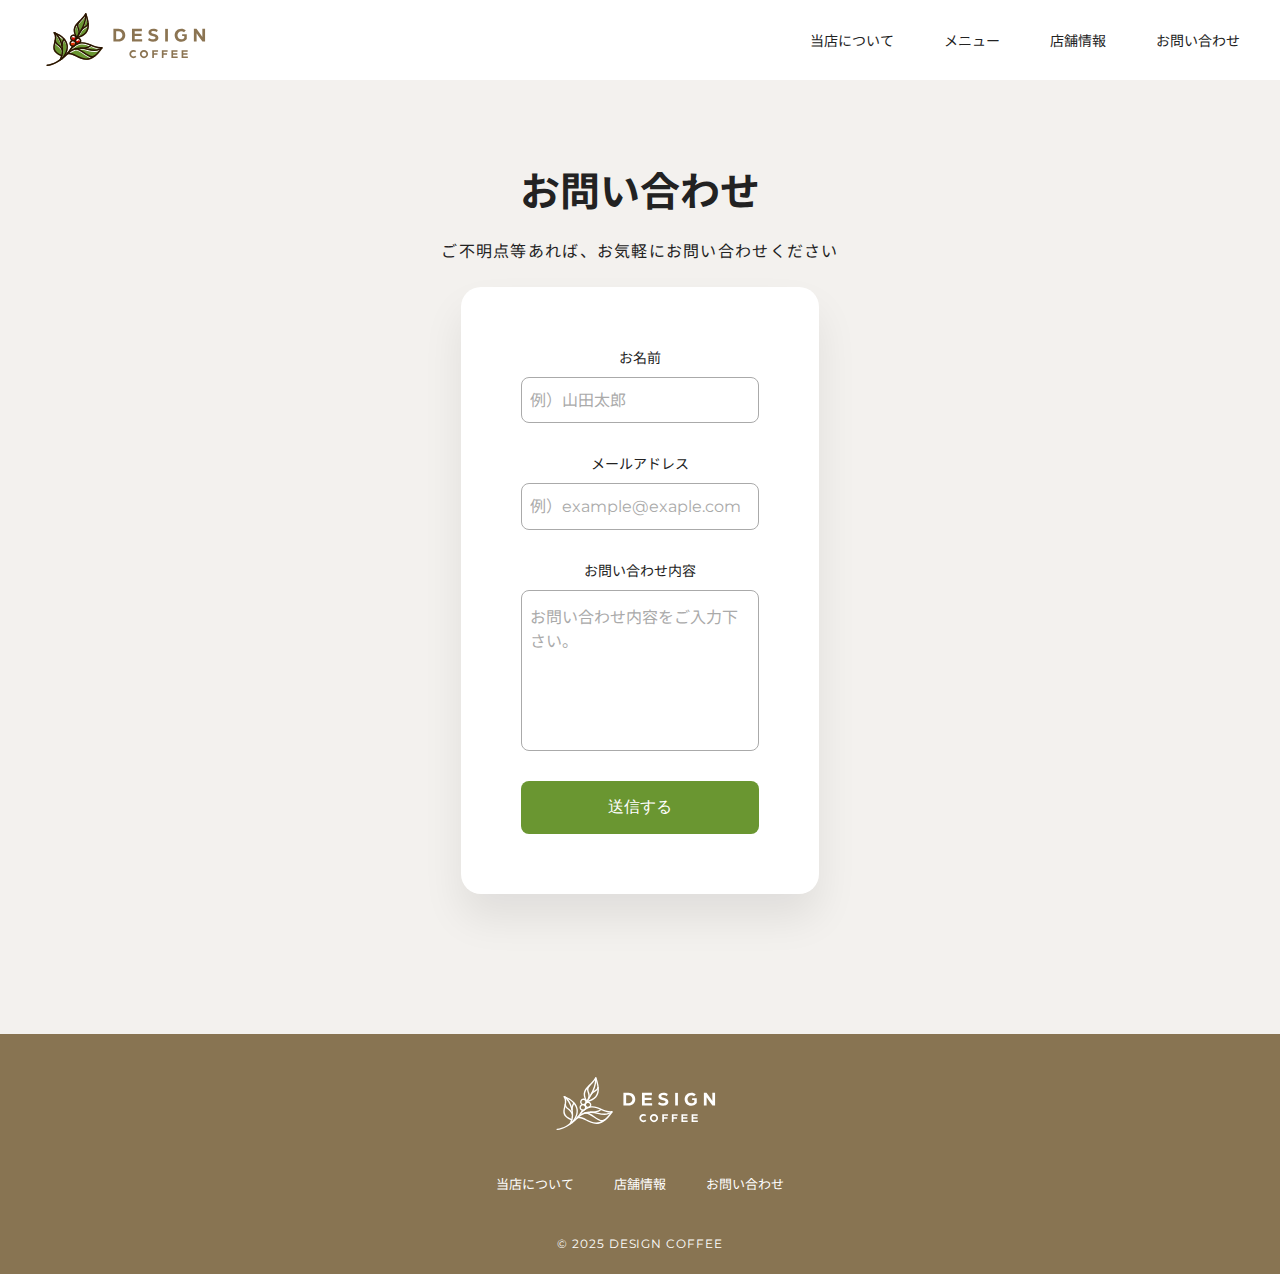
<file: contact.html>
<!DOCTYPE html>
<html lang="ja">
<head>
    <meta charset="UTF-8">
    <meta name="viewport" content="width=device-width, initial-scale=1.0">
    <title>Document</title>
    <link rel="stylesheet" href="css/reset.css">
    <link rel="stylesheet" href="css/style.css">
    <link rel="preconnect" href="https://fonts.googleapis.com">
    <link rel="preconnect" href="https://fonts.gstatic.com" crossorigin>
    <link href="https://fonts.googleapis.com/css2?family=Montserrat:ital,wght@0,100..900;1,100..900&family=Noto+Sans+JP:wght@100..900&display=swap" rel="stylesheet">
</head>
<body>
    <header>
        <h1>
            <a href="index.html" class="logo">
                <img src="img\img\logo.svg" alt="DESIGN COFFEEのロゴ">
            </a>
        </h1>
        <nav>
            <ul>
                <li><a href="index.html#about">当店について</a></li>
                <li><a href="index.html#menu">メニュー</a></li>
                <li><a href="index.html#shop">店舗情報</a></li>
                <li><a href="index.html#contact">お問い合わせ</a></li>
            </ul>
        </nav>
    </header>
    <main class="lower-main">
        <div class="lower-heading-group">
            <h2>お問い合わせ</h2>
            <p>ご不明点等あれば、お気軽にお問い合わせください</p>
            <form class="form-box" action="https://api.staticforms.xyz/submit" method="post">
                <input type="hidden" name="accesskey" value="sf_504ne912jgh0d4c24a27545c">
                <input type="hidden" name="redirectTo" value="https://www.sus.ac.jp/">
                <div class="form-item">
                    <label>お名前</label>
                    <input type="text" name="name" placeholder="例）山田太郎">
                </div>
                <div class="form-item">
                    <label>メールアドレス</label>
                    <input type="email" name="email" placeholder="例）example@exaple.com">
                </div>
                <div class="form-item">
                    <label>お問い合わせ内容</label>
                    <textarea rows="7" name="message" placeholder="お問い合わせ内容をご入力下さい。"></textarea>
                </div>
                <div class="form-item">
                    <button type="submit">送信する</button>
                </div>
            </form>
        </div>
    </main>
<footer>
    <a href="index.html" class="logo">
        <img src="img/img/logo-white.svg" alt="DESIGN COFFEEのロゴ">
    </a>
    <nav>
        <ul>
            <li>
                <a href="index.html#about">当店について</a>
            </li>
            <li>
                <a href="index.html#menu">店舗情報</a>
            </li>
            <li>
                <a href="index.html#contact">お問い合わせ</a>
            </li>
        </ul>
    </nav>
    <p class="copyright">&copy; 2025 DESIGN COFFEE</p>
</footer>
</body>
</html>
</file>
<file: css/style.css>
@charset "utf-8";
body {
  color: #222;
  font-family: "Montserrat", "Noto Sans JP", sans-serif;
}

p {
  letter-spacing: 0.08em;
  line-height: 1.8;
}

header{
    padding: 10px 40px;
    display: flex;
    align-items: center;
    justify-content: space-between;
    .logo{
        display: block;
        img{
            display: block;
            height: 60px;
        }
    }
    nav{
        ul{
            display: flex;
            align-items: center;
            gap: 50px;
        }
        a{
            font-size: 14px;
            font-weight: 400;
            &:hover{
                color: #6A9631;
                text-decoration: underline;
            }
        }
    }
}

.hero{
    color: #fff;
    text-align: center;
    height: 640px;
    background-image: url(../img/img/hero-background.jpg);
    background-size: cover;
    display: flex;
    flex-direction: column;
    align-items: center;
    justify-content: center;
    position: relative;
    h2{
        font-size: 48px;
        font-weight: 700;
    }
    p{
        font-size: 20px;
        font-weight: 400;
        margin-top: 20px; 
    }
    a{
        display: grid;
        place-items: center;
        width: 60px;
        height: 60px;
        background-color: #6A9631;
        border-radius: 50%;
        box-shadow: 0px 12px 20px rgb(0 0 0 / 0.1);
        position: absolute;
        left: 50%;
        bottom: 0;
        translate: -50% 50%;
        img{
            width: 24px;
            height: 24px;
        }
    }
}

.container{
    max-width: 1160px;
    margin: 0 auto;
    padding-inline: 40px;
}

main{
    .main-section{
        padding: 80px 0 100px;
        .heading-group{
            text-align: center;
            margin: 0 0 60px;
            h2{
                color: #887452;
                font-size: 40px;
                font-weight: 700;
            }
            span{
                color: #222;
                font-size: 40px;
                letter-spacing: 0.08em;
                display: block;
                margin-top: 10px;
            }
            &::after{
                content: "";
                display: block;
                width: 40px;
                height: 4px;
                background-color: #6A9631;
                border-radius: 4px;
                margin: 30px auto 0;
            }
        }
    }
}

.about{
    .layout{
        display: grid;
        grid-template-columns: 1fr 1fr;
        align-items: start;
        gap: 60px;
    }
    .image{
        border-radius: 40px;
        overflow: hidden;
        img{
            width: 100%;
            aspect-ratio: 5 / 4;
            object-fit: cover;
        }
    }
    .text{
        img{
            height: 60px;
        }
        h3{
            font-size: 28px;
            font-weight: 700;
            margin-top: 20px;
        }
        p{
            margin-top: 20px;
        }
    }
}

.menu{
    background-color: #F3F1EE;
}

.menu-card{
    padding: 10px;
    background-color: #fff;
    border-radius: 20px;
    display: grid;
    gap: 5px;
    img{
        width: 100%;
        aspect-ratio: 4 / 3;
        object-fit: cover;
        border-radius: 12px;
    }
    .name{
        font-size: 14px;
    }
    .price{
        font-size: 14px;
        font-weight: 700;
        line-height: 1;
        letter-spacing: 0;
        text-align: right;
    }
}

.menu-list{
    display: grid;
    grid-template-columns: 1fr 1fr 1fr 1fr;
    gap: 20px;
}

.shop{
    .layout{
        display: grid;
        grid-template-columns: 1fr 1fr;
        align-items: start;
        gap: 60px;
    }
    .text{
        h3{
            text-align: center;
            font-size: 20px;
            font-weight: 700;
            margin: 0 0 20px;
            display: flex;
            align-items: baseline;
            gap: 1em;
            span{
                font-size: 0.6em;
            }
        }
        dl{
            display: grid;
            grid-template-columns: 100px 1fr;
            dt,dd{
                font-size: 14px;
                padding: 10px;
                border-top: 1px solid #ccc;
            }
        }
    }
    .map{
        border-radius: 40px;
        overflow: hidden;
        iframe{
            width: 100%;
            height: auto;
            aspect-ratio: 5 / 4;
        }
    }
}

.contact{
    text-align: center;
    background-color: #F3F1EE;
    .layout{
        display: grid;
        grid-template-columns: 1fr 1fr;
        gap: 40px;
        margin-top: 60px;
        margin-inline: auto;
        max-width: 700px;
    }
    .label{
        margin-bottom: 20px;
    }
    .number{
        font-size: 30px;
        font-weight: 700;
        line-height: 1;
        letter-spacing: 0;
        img{
            width: 1em;
        }
    }
    .hour{
        font-size: 13px;
        display: block;
        margin-top: 1em;
    }
    .button{
        display: inline-block;
        color: #fff;
        background-color: #6A9631;
        padding: 1em 2em;
        border-radius: 8px;
    }
}

footer{
    color: #fff;
    background-color: #887452;
    padding: 40px 20px 20px;
    display: grid;
    justify-items: center;
    gap: 40px;
    .logo{
        display: block;
        img{
            display: block;
            height: 60px;
        }
    }
    ul{
        display: flex;
        gap: 40px;
        a{
            font-size: 13px;
        }
    }
    .copyright{
        font-size: 12px;
    }
}

.lower-main{
    padding: 80px 0 100px;
    background-color: #F3F1EE;
}
.lower-heading-group{
    text-align: center;
    display: grid;
    justify-items: center;
    gap: 20px;
    margin: 0 0 40px;
    h2{
        font-size: 40px;
        font-weight: 700;
    }
}

.form-box{
    max-width: 640px;
    margin: 0 auto;
    border-radius: 20px;
    padding: 60px;
    background-color: #fff;
    box-shadow: 0px 24px 40px rgb(0 0 0 / 0.08);
}

.form-item{
    display: grid;
    gap: 10px;
    label{
        font-size: 14px;
    }
    + .form-item{
        margin-top: 30px;
    }
    input,
    textarea{
        border: 1px solid #aaa;
        padding: 0.8em 0.5em;
        border-radius: 8px;
        &::placeholder{
            color: #aaa;
        }
    }
    textarea{
        resize: none;
    }
    button{
        font-size: 16px;
        display: inline-block;
        color: #fff;
        background-color: #6A9631;
        border: none;
        padding: 1em 2em;
        border-radius: 8px;
        &:hover{
            background-color: #517521;
        }
    }
}
</file>
